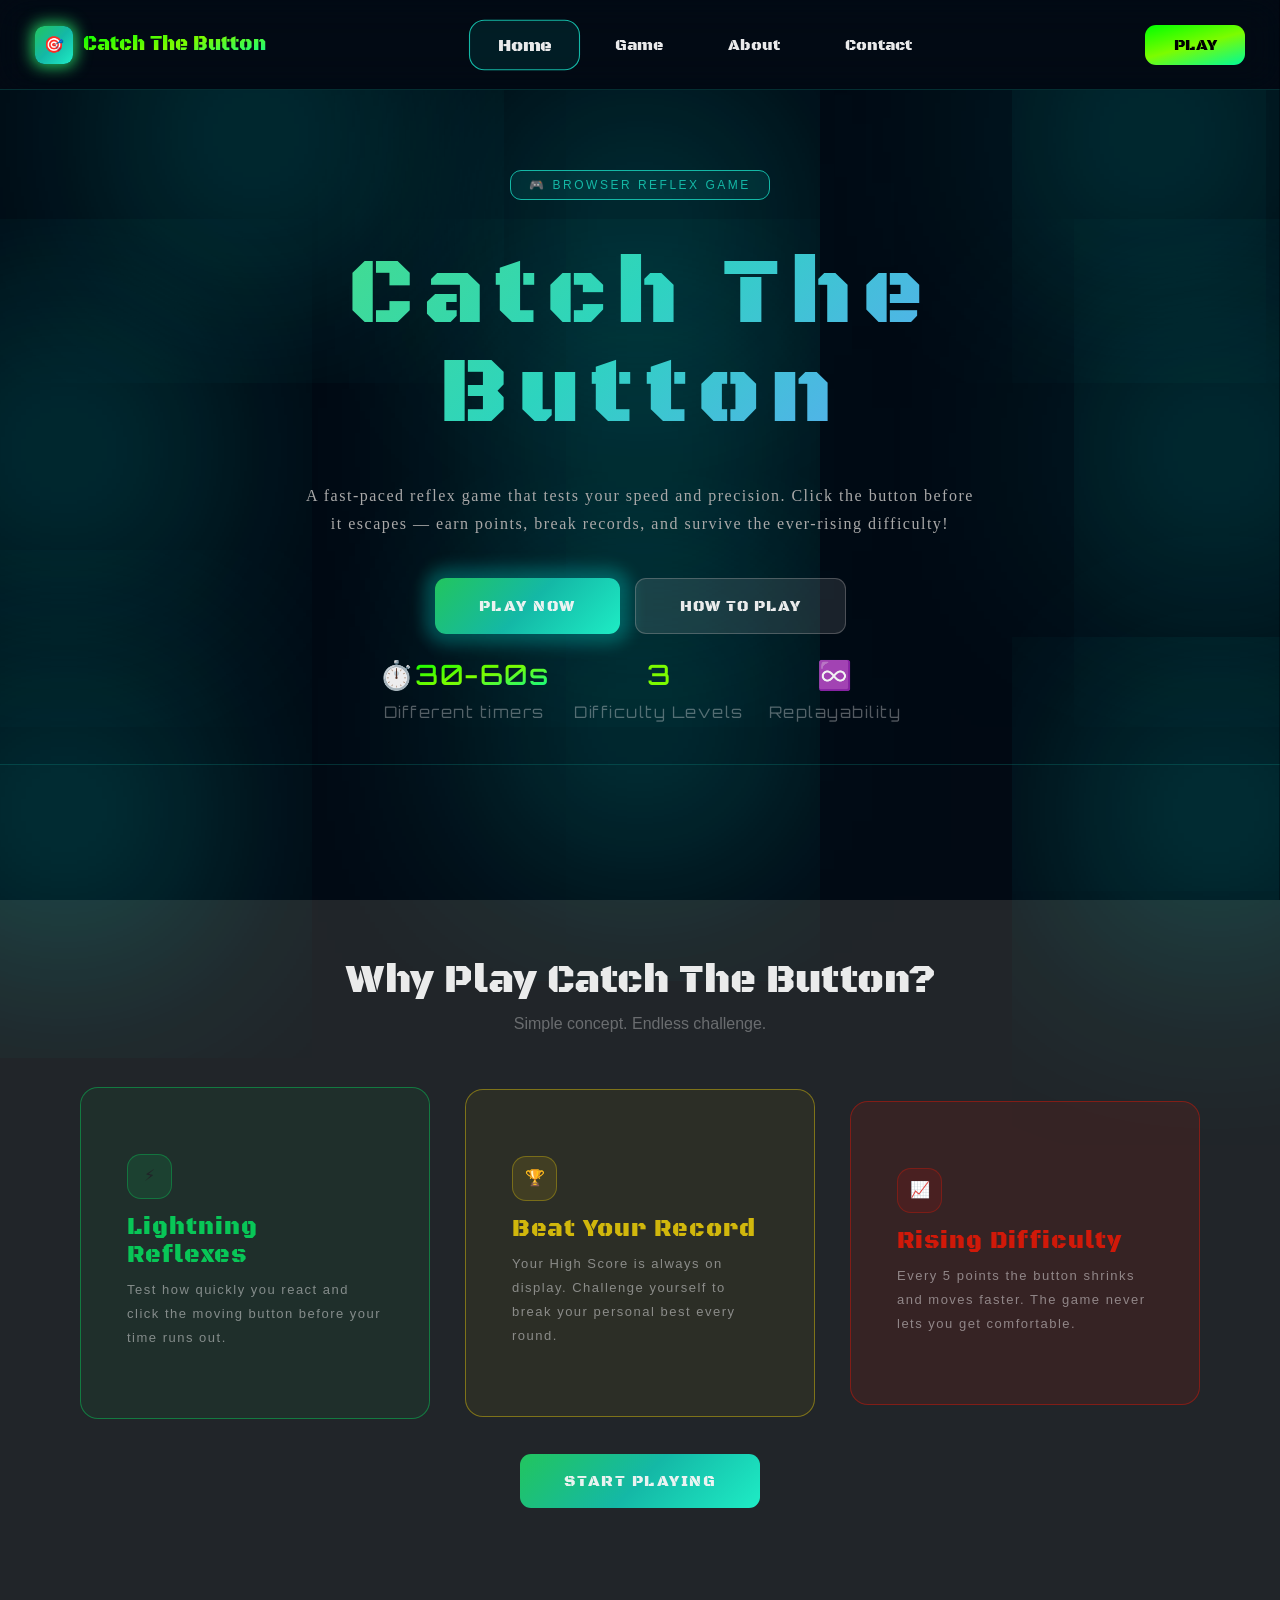
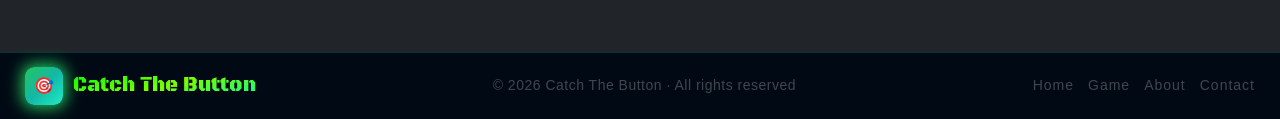
<file: index.html>
<!DOCTYPE html>
<html lang="en">
    <head>
        <meta charset="utf-8">
        <meta name="viewport" content="width=device-width, initial-scale=1, shrink-to-fit=no">

        <title>Catch the Button</title>
        <link rel="icon" type="image/x-icon" href="">

        <link href="https://cdn.jsdelivr.net/npm/bootstrap@5.3.8/dist/css/bootstrap.min.css" rel="stylesheet" integrity="sha384-sRIl4kxILFvY47J16cr9ZwB07vP4J8+LH7qKQnuqkuIAvNWLzeN8tE5YBujZqJLB" crossorigin="anonymous">

        <link rel="stylesheet" href="css/6CatchTheButton.css">
        <link rel="stylesheet" href="css/style.css">
        <link rel="stylesheet" href="css/homePageCss/homePageCss.css">
        <link rel="stylesheet" href="css/gamePageCss/gamePageCss.css">
        <link rel="stylesheet" href="css/aboutPageCss/aboutPageCss.css">
        <link rel="stylesheet" href="css/contactPageCss/contactPageCss.css">

        <link rel="preconnect" href="https://fonts.googleapis.com">
        <link rel="preconnect" href="https://fonts.gstatic.com" crossorigin>
        <link href="https://fonts.googleapis.com/css2?family=Black+Ops+One&display=swap" rel="stylesheet">
        <link href="https://fonts.googleapis.com/css2?family=Orbitron:wght@400..900&family=Playfair+Display:ital,wght@0,400..900;1,400..900&display=swap" rel="stylesheet">
        <link href="https://fonts.googleapis.com/css2?family=Playfair+Display:ital,wght@0,400..900;1,400..900&display=swap" rel="stylesheet">
        <link rel="stylesheet" href="css/responsivness.css">

        <meta name="viewport" content="width=device-width, initial-scale=1">
    </head>
    <body class="bg-dark">

        <div class="indexContainer">

            <div class="hero-background">
                <div id="block1" class="blocks top-left move move-right move-down"></div>
                <div id="block2" class="blocks top-right move move-left"></div>
                <div id="block3" class="blocks bottom-left move move-right"></div>
                <div id="block4" class="blocks bottom-right move move-left"></div>
                <div id="block5" class="blocks center move move-down"></div>
                <div id="block6" class="blocks center-bottom-top-leftSide move move-right move-down"></div>
                <div id="block7" class="blocks center-bottom-top-rightSide move move-left a"></div>
                <div id="block8" class="blocks over-center move move-up"></div>
                <div id="block9" class="blocks under-center move move-right"></div>
            </div>

            <div id="hamburgerMenu" class="hamburgerMenu">

                <div class="hamMenuSecondBg">
                    <button class="closeBtn" id="hamburgerCloseBtn"><b>X</b></button>

                    <div class="hamburgerNavigation">
                        <button class="hamburgerNavButtons hamburgerNavButtonsActive" id="hamburgerHomeBtn">Home</button>
                        <button class="hamburgerNavButtons" id="hamburgerGameBtn">Game</button>
                        <button class="hamburgerNavButtons" id="hamburgerAboutBtn">About</button>
                        <button class="hamburgerNavButtons" id="hamburgerContactBtn">Contact</button>
                    </div>
                </div>

            </div>

            <header>
                <nav>
                <a href="index.html" class="logo">
                    <div class="logo-icon">🎯</div>
                    <span class="logo-text">Catch The Button</span>
                </a>

                    <div class="navigation p-0 m-0">
                        <ul class="nav-list">
                            <li><button class="active nav-list-button" id="homeBtn">Home</button></li>
                            <li><button class="nav-list-button" id="gameBtn">Game</button></li>
                            <li><button class="nav-list-button" id="aboutBtn">About</button></li>
                            <li><button class="nav-list-button" id="contactBtn">Contact</button></li>
                        </ul>
                    </div>

                    <div class="nav-button">
                        <button id="navBarPlayBtn">PLAY</button>
                    </div>

                    <div class="hamburgerMenuButton">
                        <button>
                            <span class="hamburgerLogoLines"></span>
                            <span class="hamburgerLogoLines"></span>
                            <span class="hamburgerLogoLines"></span>
                        </button>
                    </div>
                </nav>

            </header>

            <main>

                <section id="homePageSection" style="display: flex;">

                    <section id="hero">

                        <div class="hero-container">
                            <div class="hero-content">
                                <p class="hero-badge">🎮 BROWSER REFLEX GAME</p>
                                <h1>Catch The Button</h1>
                                <p class="hero-description">A fast-paced reflex game that tests your speed and precision.
                                    Click the button before it escapes — earn points,
                                    break records, and survive the ever-rising difficulty!</p>
                            </div>

                            <div class="hero-buttons my-4">
                                <button class="primary-btn" id="heroPlayBtn">PLAY NOW</button>
                                <button class="secondary-btn" id="heroHowToPLay">HOW TO PLAY</button>
                            </div>

                            <div class="hero-stats my-4">
                                <div class="stat1">
                                    <h3>⏱️<span>30-60s</span></h3>
                                    <p>Different timers</p>
                                </div>
                                <div class="stat2">
                                    <h3>3</h3>
                                    <p>Difficulty Levels</p>
                                </div>
                                <div class="stat3">
                                    <h3>♾️</h3>
                                    <p>Replayability</p>
                                </div>
                            </div>
                        </div>
                    </section>

                    <section id="features">
                        <div class="features-container">
                            <div class="feature-title">
                                <h1>Why Play Catch The Button?</h1>
                                <p>Simple concept. Endless challenge.</p>
                            </div>
                            <div class="cards">
                                <article class="card card--green">
                                    <div class="card-body">
                                        <div class="card-icon">⚡</div>
                                        <h3>Lightning Reflexes</h3>
                                        <p>Test how quickly you react and click the moving button before your time runs out.</p>
                                    </div>
                                </article>
                                <article class="card card--yellow">
                                    <div class="card-body">
                                        <div class="card-icon">🏆</div>
                                        <h3>Beat Your Record</h3>
                                        <p>Your High Score is always on display. Challenge yourself to break your personal best every round.</p>
                                    </div>
                                </article>
                                <article class="card card--red">
                                    <div class="card-body">
                                        <div class="card-icon">📈</div>
                                        <h3>Rising Difficulty</h3>
                                        <p>Every 5 points the button shrinks and moves faster. The game never lets you get comfortable.</p>
                                    </div>
                                </article>
                            </div>
                            <button id="featuresPlayBtn">START PLAYING</button>
                        </div>

                    </section>

                </section>

                <section id="gamePageSection" style="display: none;">

                        <div class="gameHero">
                            <div class="gameStartingMenu">
                                <div class="mt-4" id="WelcomeMessage">
                                    <h1 class="justify-content-center align-items-center d-flex">Welcome to Catch the Button!</h1>
                                    <p class="game-description">
                                        Do you want to reach<span> High </span>
                                        Score? Then press the Start button and begin your journey.</p>
                                </div>
                                <div class="cardGame card justify-content-center align-items-center d-flex">

                                    <div class="startingDisplay card-body" id="StartingDisplay">
                                        <div class="justify-content-center align-items-center mt-2" id="CurrentGameModeBox" style="display: block;">
                                            <p class="justify-content-center align-items-center d-flex my-1">Choose your Game Mode!</p>

                                            <div class="difficultyBox">
                                                <button class="difficultyButton mx-1" id="btnEasyGameMode">Easy</button>
                                                <button class="difficultyButton mx-1" id="btnMediumGameMode">Medium</button>
                                                <button class="difficultyButton mx-1" id="btnHardGameMode">Hard</button>
                                            </div>

                                            <p class="currentGameMode mt-2">Current game mode: <span class="m-1" id="DisplayCurrentGameMode">...</span></p>

                                            <div class="alert alert-danger justify-content-center align-items-center" id="EmptyGameModeAlert" style="display: none;">
                                                <p class="m-0">You must choose game mode level, before continuing!</p>
                                            </div>
                                            <div class="justify-content-center align-items-center d-flex mb-3">
                                                <button class="btn btn-secondary" id="btnStartGame">Start</button>
                                            </div>
                                        </div>
                                    </div>


                                    <div class="gameDisplay" id="displayGame">
                                        <div class="gameMenu_Stats">

                                            <button class="backButton mb-4" id="btnBack" style="display: none"><b>Back</b></button>

                                            <div class="stats">
                                                <div class="box timerBox">
                                                    <p>Time: <b><span id="timer"></span></b> </p>
                                                </div>
                                                <div class="box highScoreBox">
                                                    <p id="highScore">High score: <span id="highScoreColor" style="color: red">0</span> </p>
                                                </div>
                                                <div class="box pointsBox">
                                                    <p id="displayPoints">Points: <b><span id="colorPoints" style="color: red">0</span></b> </p>
                                                </div>
                                                <div class="box finalPointsBox">
                                                    <p id="finalPoints">Finals points: <span id="finalPointsColor"></span> </p>
                                                </div>
                                            </div>

                                            <h1 id="gameOver"></h1>
                                        </div>

                                        <div id="gameArea" class="gameArea">
                                            <button id="btnCatchMe">🎯</button>
                                        </div>

                                        <div class="my-3" style="display: flex; align-items: center; justify-content: center;">
                                            <button id="btnPlayAgain" style="display: none">Play again!</button>
                                        </div>

                                    </div>
                                </div>
                            </div>

                        </div>
                </section>

                <section id="aboutPageSection" style="display: none;">
                        <div class="about-hero">
                            <div class="about-hero-content">
                                <h1>About The Game</h1>
                                <p><span>Catch The Button</span> is a browser-based reflex game with one deceptively simple rule:
                                    click the glowing button before time runs out.
                                    Easy to learn — very hard to master.</p>
                            </div>
                            <div class="about-how-to-play">
                                <h1>How to Play</h1>
                                <div class="about-articles">
                                    <article class="about-article article-box1">
                                        <div class="about-article-logo">
                                            <p>01</p>
                                        </div>
                                        <div class="about-article-text">
                                            <h1>Start the Game</h1>
                                            <p>Click the green "START GAME" button to begin.
                                                The countdown starts immediately, every second counts!</p>
                                        </div>
                                    </article>
                                    <article class="about-article article-box2">
                                        <div class="about-article-logo">
                                            <p>02</p>
                                        </div>
                                        <div class="about-article-text">
                                            <h1>Catch the Button</h1>
                                            <p>A glowing button appears in the field.
                                                Click it as fast as you can before the time runs out!</p>
                                        </div>
                                    </article>
                                    <article class="about-article article-box3">
                                        <div class="about-article-logo">
                                            <p>03</p>
                                        </div>
                                        <div class="about-article-text">
                                            <h1>Earn Points</h1>
                                            <p>Each successful click earns you 1 point.
                                                The button instantly teleports to a new random position — chase it!</p>
                                        </div>
                                    </article>
                                    <article class="about-article article-box4">
                                        <div class="about-article-logo">
                                            <p>04</p>
                                        </div>
                                        <div class="about-article-text">
                                            <h1>Survive the Difficulty</h1>
                                            <p>Every 10 points the button shrinks and moves faster.
                                                Stay sharp — can you reach <span>INSANE</span> in each game mode?</p>
                                        </div>
                                </article>
                                </div>
                            </div>

                            <section class="about-difficulty-Levels">
                                <h1>Difficulty Levels</h1>
                                <div class="levels-boxes">
                                    <div class="levels-box levels-easy">
                                            <h1>Easy</h1>
                                            <h2>Timer</h2>
                                            <p><span>40</span> seconds</p>
                                    </div>
                                    <div class="levels-box levels-medium">
                                            <h1>Medium</h1>
                                            <h2>Timer</h2>
                                            <p><span>30</span> seconds</p>
                                    </div>
                                    <div class="levels-box levels-hard">
                                            <h1>Hard</h1>
                                            <h2>Timer</h2>
                                            <p><span>20</span> seconds</p>
                                    </div>
                                </div>
                            </section>
                            <article class="game-tips">
                                <div class="logo"><p>💡 <span>Pro Tips</span></p></div>
                                <div class="content">
                                    <p>
                                    Stay calm — panicking causes missed clicks and wastes precious seconds.
                                    Watch the glowing edges of the button, not just its center.
                                    At higher levels, keep your cursor near the center to reduce travel distance.
                                    Every 10 points expect a difficulty jump — be mentally prepared.
                                    Practice short sessions to build muscle memory and reaction speed.
                                    </p>
                                </div>
                            </article>
                        </div>
                </section>

                <section id="contactPageSection" style="display: none">

                    <div class="contact-hero">
                        <div class="contact-hero-container">

                            <div class="contact-hero-content">
                                <h1>Contact Me</h1>
                                <p>Have feedback, a bug report, or want to collaborate?
                                    I'd appreciate to hear from you!</p>
                            </div>
                            <div class="contact-hero-formMenu">

                                    <div class="reason-buttons">
                                        <button class="reason-btn bug-report" id="bug-report">🐛<span>Bug Report</span></button>
                                        <button class="reason-btn suggestion" id="suggestion">💡<span>Suggestion</span></button>
                                        <button class="reason-btn collaborate" id="collaborate">🫱🏻‍🫲🏻<span>Collaborate</span></button>
                                        <button class="reason-btn general" id="general">💬<span>General</span></button>
                                    </div>
                                <form class="contact-form" action="index.html">
                                    <div class="rows first-row">
                                        <div class="first-column">
                                            <label for="name">YOUR NAME</label>
                                            <input type="text" id="name" placeholder="Jorge Petrov">
                                        </div>
                                        <div class="second-column">
                                            <label for="email">EMAIL ADDRESS</label>
                                            <input type="text" id="email" placeholder="examlpe@gmail.com">
                                        </div>
                                    </div>
                                    <div class="rows second-row">
                                        <label for="subject">SUBJECT</label>
                                        <input type="text" id="subject" placeholder="What is this about?">
                                    </div>
                                    <div class="rows third-row">
                                        <label for="message">MESSAGE</label>
                                        <textarea id="message" placeholder="Write your message here..."></textarea>
                                    </div>
                                    <input class="submit" type="submit" value="SEND MESSAGE ✈">
                                </form>
                            </div>

                        </div>

                    </div>

                </section>

                <footer>
                    <div class="footer-container">
                        <div class="footer-logo">
                            <a href="index.html" class="logo">
                                <div class="logo-icon">🎯</div>
                                <span class="logo-text">Catch The Button</span>
                            </a>
                        </div>
                        <div class="copyright">
                            <p>© 2026 Catch The Button · All rights reserved</p>
                        </div>
                        <div class="footer-navigation">
                            <div class="footer-navigation-list">
                                <button class="footerBtn" id="homeFooter">Home</button>
                                <button class="footerBtn" id="gameFooter">Game</button>
                                <button class="footerBtn" id="aboutFooter">About</button>
                                <button class="footerBtn" id="contactFooter">Contact</button>
                            </div>
                        </div>
                    </div>
                </footer>
            </main>
        </div>
        <script src="scripts/heroButtonAnimation.js"></script>
        <script src="scripts/navigationBar.js"></script>
        <script src="scripts/CatchTheButton.js"></script>
        <script src="scripts/ContactPageSubjectButtons.js"></script>
    </body>

</html>
</file>
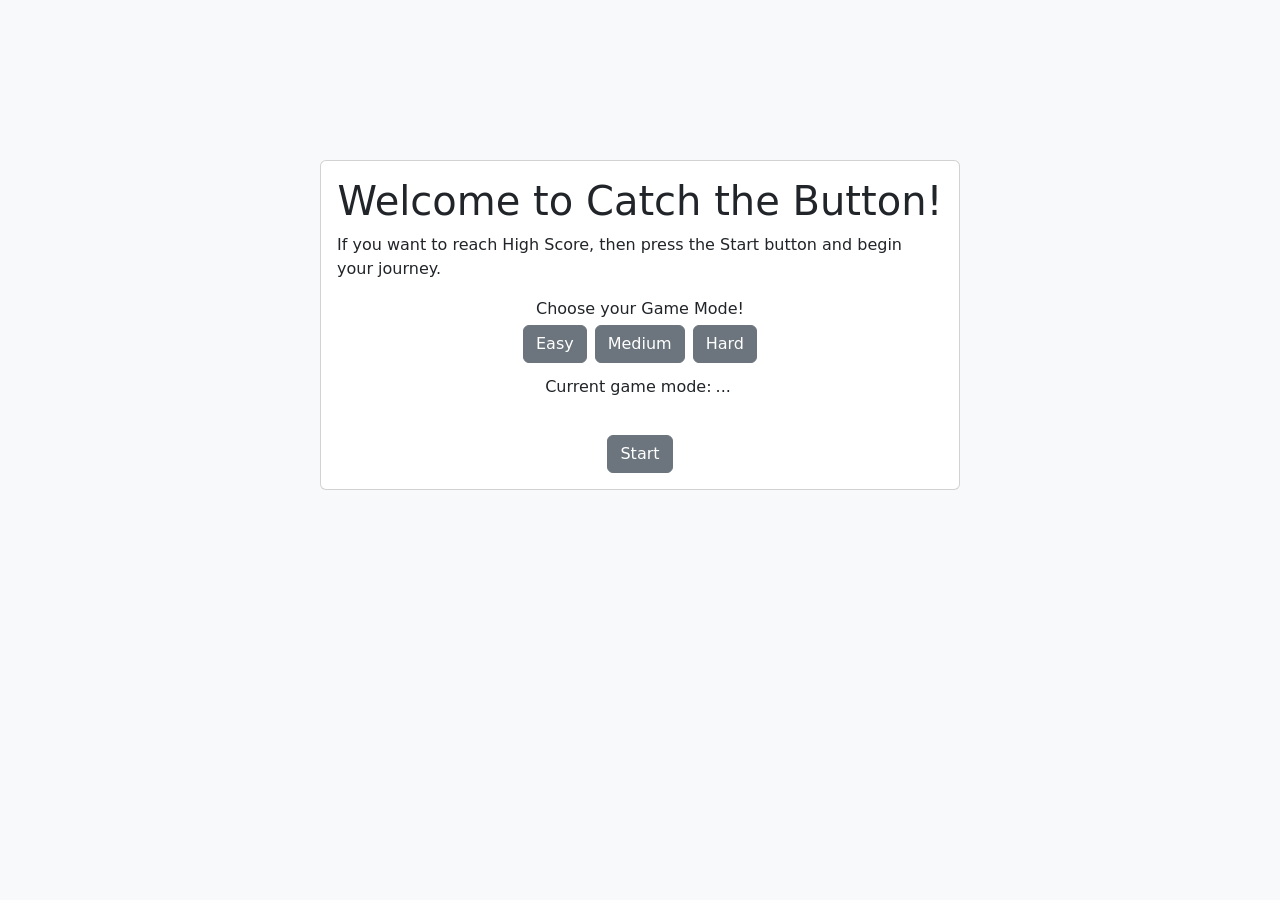
<file: 6CatchTheButton.html>
<!DOCTYPE html>
<html lang="en">
    <head>
        <meta charset="utf-8">
        <meta name="viewport" content="width=device-width, initial-scale=1, shrink-to-fit=no">
        <link href="https://cdn.jsdelivr.net/npm/bootstrap@5.0.2/dist/css/bootstrap.min.css" rel="stylesheet" integrity="sha384-EVSTQN3/azprG1Anm3QDgpJLIm9Nao0Yz1ztcQTwFspd3yD65VohhpuuCOmLASjC" crossorigin="anonymous">
        <title>Catch Game</title>
        <link rel="stylesheet" href="css/6CatchTheButton.css">
    </head>

    <body class="bg-light">

        <div class="container d-flex align-items-center justify-content-center">

<!--        <nav>-->
<!--            <ul>-->
<!--                <li><a href="">Home</a></li>-->
<!--                <li><a href="">Game</a></li>-->
<!--                <li><a href="">About</a></li>-->
<!--                <li><a href="">Contact</a></li>-->
<!--            </ul>-->
<!--        </nav>-->

            <div class="card justify-content-center align-items-center d-flex" style="width: 40rem; top: 10rem;">
                <div class="card-body" id="StartingDisplay" >

                    <div class="form-group" id="WelcomeMessage">
                        <h1 class="justify-content-center align-items-center d-flex">Welcome to Catch the Button!</h1>
                        <p class="justify-content-center align-items-center d-block">If you want to reach<span> High </span>Score, then press the Start button and begin your journey.</p>
                    </div>

                    <div class="form-group justify-content-center align-items-center mt-2" id="CurrentGameModeBox" style="display: block;">
                        <p class="justify-content-center align-items-center d-flex my-1">Choose your Game Mode!</p>
                        <div class="d-flex justify-content-center align-items-center">
                            <button class="btn btn-secondary mx-1" id="btnEasyGameMode">Easy</button>
                            <button class="btn btn-secondary mx-1" id="btnMediumGameMode">Medium</button>
                            <button class="btn btn-secondary mx-1" id="btnHardGameMode">Hard</button>
                        </div>

                        <p class="justify-content-center align-items-center d-flex mt-2">Current game mode: <span class="m-1" id="DisplayCurrentGameMode">...</span></p>

                        <div class="alert alert-danger justify-content-center align-items-center" id="EmptyGameModeAlert" style="display: none;">
                            <p class="m-0">You must choose game mode level, before continuing!</p>
                        </div>
                    </div>
                </div>

                    <div class="form-group justify-content-center align-items-center d-flex mb-3">
                        <button class="btn btn-secondary" id="btnStartGame">Start</button>
                    </div>

                    <div class="form-group" id="displayGame" style="display: none;">

                        <div class="form-group">
                            <button class="btn btn-secondary mb-2" id="btnBack" style="display: none"><b>Back</b></button>
                            <p>Time: <b><span id="timer"></span></b> </p>
                            <p id="highScore">High score: <b><span id="highScoreColor" style="color: red">0</span></b> </p>
                            <p id="displayPoints">Points: <b><span id="colorPoints" style="color: red">0</span></b> </p>
                            <p id="finalPoints" style="display: none;">Finals points: <b><span class="m-1" id="finalPointsColor"></span></b> </p>

                            <h1 id="gameOver"></h1>
                        </div>

                        <div id="gameArea" class="form-group border border-3 border-dark" style="margin-top: 10px; height: 18rem; width: 35rem; position: relative;">
                            <button class="btn btn-secondary" id="btnCatchMe" style="position: absolute;">Catch Me!</button>
                        </div>

                        <div class="form-group my-3" style="display: flex; align-items: center; justify-content: center;">
                            <button class="btn btn-secondary" id="btnPlayAgain" style="display: none">Play again!</button>
                        </div>

                    </div>


                </div>
            </div>

        <script src="scripts/6CatchTheButton.js"></script>

    </body>

</html>
</file>
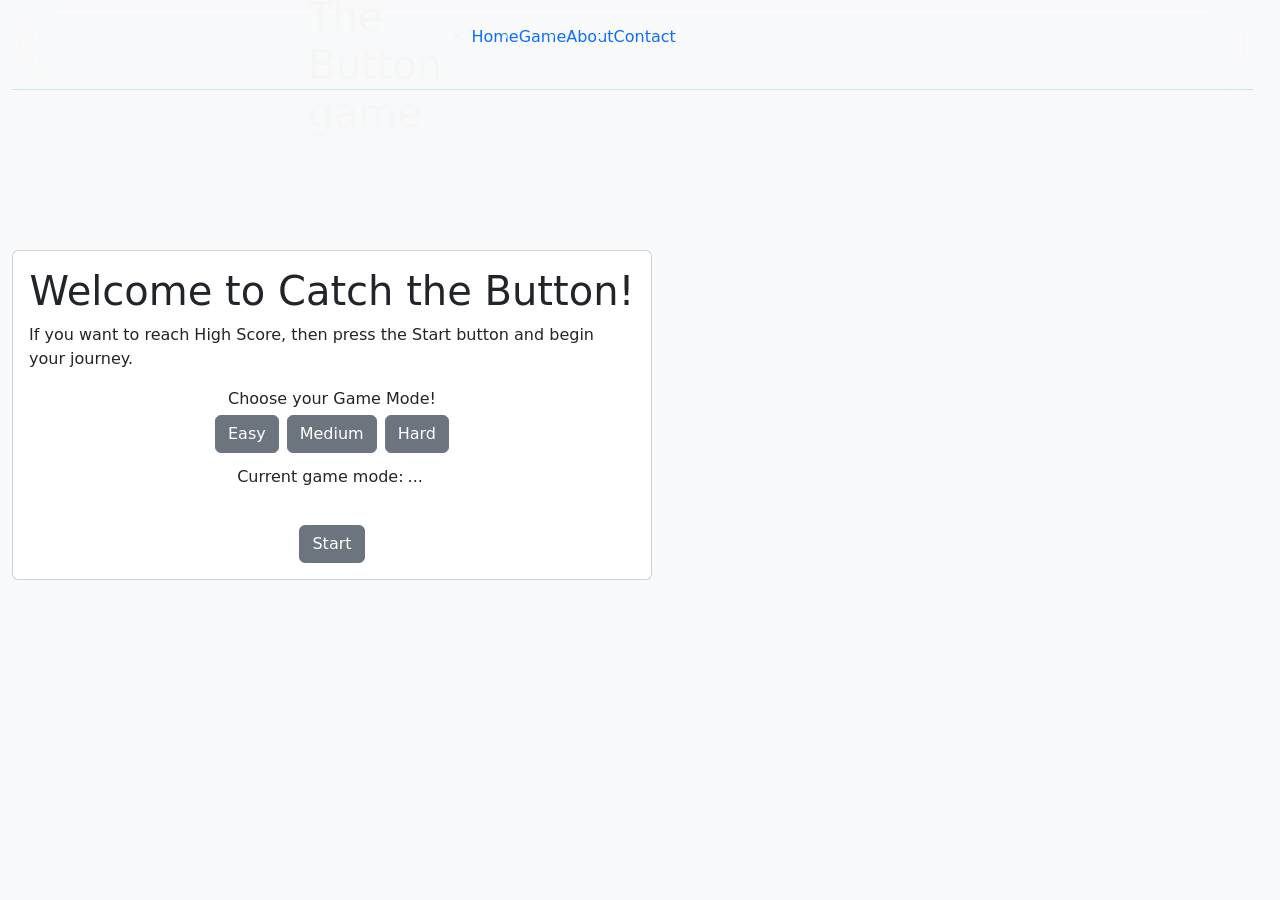
<file: game.html>
<!DOCTYPE html>
<html lang="en">
<head>
    <meta charset="utf-8">
    <meta name="viewport" content="width=device-width, initial-scale=1, shrink-to-fit=no">
    <link href="https://cdn.jsdelivr.net/npm/bootstrap@5.0.2/dist/css/bootstrap.min.css" rel="stylesheet" integrity="sha384-EVSTQN3/azprG1Anm3QDgpJLIm9Nao0Yz1ztcQTwFspd3yD65VohhpuuCOmLASjC" crossorigin="anonymous">
    <title>Catch Game</title>
    <link rel="stylesheet" href="css/6CatchTheButton.css">
    <link rel="stylesheet" href="css/style.css">
</head>

<body class="bg-light">

<div class="container-fluid">

    <nav>
        <div class="row d-flex align-items-center justify-content-center">
            <div class="col-4">
                <div class="row">
                    <div class="col-6">

                    </div>
                    <div class="col-6">
                        <h1>Catch The Button game</h1>
                    </div>
                </div>
            </div>
            <div class="col-6 col-md-4 text-center">
                <ul class="d-flex justify-content-center align-items-center" id="navbar">
                    <li><a href="index.html">Home</a></li>
                    <li><a href="game.html">Game</a></li>
                    <li><a href="">About</a></li>
                    <li><a href="">Contact</a></li>
                </ul>
            </div>


        </div>
    </nav>

    <div class="card justify-content-center align-items-center d-flex" style="width: 40rem; top: 10rem;">
        <div class="card-body" id="StartingDisplay" >

            <div class="form-group" id="WelcomeMessage">
                <h1 class="justify-content-center align-items-center d-flex">Welcome to Catch the Button!</h1>
                <p class="justify-content-center align-items-center d-block">If you want to reach<span> High </span>Score, then press the Start button and begin your journey.</p>
            </div>

            <div class="form-group justify-content-center align-items-center mt-2" id="CurrentGameModeBox" style="display: block;">
                <p class="justify-content-center align-items-center d-flex my-1">Choose your Game Mode!</p>
                <div class="d-flex justify-content-center align-items-center">
                    <button class="btn btn-secondary mx-1" id="btnEasyGameMode">Easy</button>
                    <button class="btn btn-secondary mx-1" id="btnMediumGameMode">Medium</button>
                    <button class="btn btn-secondary mx-1" id="btnHardGameMode">Hard</button>
                </div>

                <p class="justify-content-center align-items-center d-flex mt-2">Current game mode: <span class="m-1" id="DisplayCurrentGameMode">...</span></p>

                <div class="alert alert-danger justify-content-center align-items-center" id="EmptyGameModeAlert" style="display: none;">
                    <p class="m-0">You must choose game mode level, before continuing!</p>
                </div>
            </div>
        </div>

        <div class="form-group justify-content-center align-items-center d-flex mb-3">
            <button class="btn btn-secondary" id="btnStartGame">Start</button>
        </div>

        <div class="form-group" id="displayGame" style="display: none;">

            <div class="form-group">
                <button class="btn btn-secondary mb-2" id="btnBack" style="display: none"><b>Back</b></button>
                <p>Time: <b><span id="timer"></span></b> </p>
                <p id="highScore">High score: <b><span id="highScoreColor" style="color: red">0</span></b> </p>
                <p id="displayPoints">Points: <b><span id="colorPoints" style="color: red">0</span></b> </p>
                <p id="finalPoints" style="display: none;">Finals points: <b><span class="m-1" id="finalPointsColor"></span></b> </p>

                <h1 id="gameOver"></h1>
            </div>

            <div id="gameArea" class="form-group border border-3 border-dark" style="margin-top: 10px; height: 18rem; width: 35rem; position: relative;">
                <button class="btn btn-secondary" id="btnCatchMe" style="position: absolute;">Catch Me!</button>
            </div>

            <div class="form-group my-3" style="display: flex; align-items: center; justify-content: center;">
                <button class="btn btn-secondary" id="btnPlayAgain" style="display: none">Play again!</button>
            </div>

        </div>


    </div>
</div>
<script src="scripts/navigationBar.js"></script>
<script src="scripts/CatchTheButton.js"></script>

</body>

</html>
</file>
<file: css/6CatchTheButton.css>
/*--------------------------------------------------*/
/*Catch Me Game*/
/*Created by Cvetoslav Krumov*/
/*2026*/

/*Portfolio Project*/

/*Copyright (c) 2026 Cvetoslav Krumov*/
/*All Rights Reserved.*/

/*This project is published for educational and portfolio purposes only.*/

/*Unauthorized copying, redistribution or claiming this project as your own is prohibited.*/
/*--------------------------------------------------*/
</file>
<file: css/style.css>
/*--------------------------------------------------*/
/*Catch Me Game*/
/*Created by Tsvetoslav Krumov*/
/*2026*/

/*Portfolio Project*/

/*Copyright (c) 2026 Tsvetoslav Krumov*/
/*All Rights Reserved.*/

/*This project is published for educational and portfolio purposes only.*/

/*Unauthorized copying, redistribution or claiming this project as your own is prohibited.*/
/*--------------------------------------------------*/


*,
*::before,
*::after{
    margin:0;
    padding:0;
    box-sizing:border-box;
    scroll-behavior: smooth;
}

:root{
    --primary-green:#00FF00;
    --secondary-green:#7CFC00 ;
    --accent-green:#00FA9A;
    --background-color: oklch(0.3251 0.0219 132.96);
    --primary-linear-gradient: linear-gradient(165deg, rgba(0, 255, 0, 1) 0%, rgba(124, 252, 0, 1) 50%, rgba(0, 250, 154, 1) 100%);
    --secondary-linear-gradient: linear-gradient(135deg, rgb(34, 197, 94), rgb(20, 184, 166), rgb(30 236 197));
    --third-linear-gradient: linear-gradient(135deg, rgb(69 243 102), rgb(2 239 156), rgb(4 236 65));
    --secondary-button: rgba(255, 255, 255, 0.82);
    --secondary-button-hover: rgba(255, 255, 255);
    --transition: 0.25s;
    --main-font-color: rgb(246, 246, 246, 0.95);
    --font-family: "Black Ops One", system-ui;
    --font-size: 16px;
    --btn-border-radius: 11px;
    --hero-btns-padding: 15px 44px;
    --feature-card-radius: 18px;
    --feature-card-third-color: rgb(29, 78, 216);
}
html {
    scrollbar-gutter: stable;
}

body{
    background-color: var(--background-color);
    font-size: var(--font-size);
    font-family: var(--font-family), serif;
    color: var(--main-font-color);
    height: 100%;
    min-width: 100%;
}
main{
    display: flex;
    flex-direction: column;
    flex: 1;
}
.indexContainer{
    width: 100vw;
    min-height: 100vh;
    display: flex;
    flex-direction: column;
    margin: 0;
    padding: 0;
}

/*navigation*/
header{
    width: 100vw;
    position: sticky;
    top: 0;
    z-index: 999;
    background-color: rgb(2, 10, 20, 1);
}
nav{
    display: flex;
    justify-content: space-between;
    align-items: center;
    padding: 0 35px;
    height: 10vh;
    min-height: 60px;
    border-bottom: 1px solid rgba(20, 184, 166, 0.22);
    -webkit-backdrop-filter: blur(18px);
    backdrop-filter: blur(18px)
}
nav a{
    text-decoration: none;
}
.logo{
    display: flex;
    cursor: pointer;
    gap: 10px;
    align-items: center;
    opacity: 1
}
.logo-text{
    color: transparent;
    font-family: var(--font-family), serif;
    font-size: 20px;
    margin: 0;
    background: var(--primary-linear-gradient);
    background-clip: text;
    -webkit-background-clip: text;
}
.logo-icon{
    display: flex;
    align-items: center;
    justify-content: center;
    background: var(--secondary-linear-gradient);
    border:none;
    border-radius: 9px;
    width: 38px;
    height: 38px;
    box-shadow: 0 0 15px 3px #22C55EFF;
}
.nav-list{
    display: flex;
    align-items: center;
    gap: 15px;
    padding: 0;
    margin: 0;
    text-decoration: none;
    list-style-type: none;
}
.nav-list-button{
    background: transparent;
    padding: 10px 25px;
    border-radius: 14px;
    transform: scale(1);
    transition: 0.3s;
    border:none transparent;
    color: var(--main-font-color);
}
.nav-list-button:hover{
    background: rgba(255, 255, 255, 0.1);
    transition: 0.14s;
    transform: scale(1.1);
}
.active{
    transform: scale(1.1);
    background-color: rgba(0, 255, 242, 0.08);
    border: 1px solid #14B8A6FF;
}
.active:hover{
    background-color: rgba(0, 255, 242, 0.08);
}
.nav-button button{
    width: 100px;
    height: 40px;
    background: var(--primary-linear-gradient);
    border-radius: var(--btn-border-radius);
    border:none;
    transition: 0.4s;
    transform: scale(1);
}
.nav-button button:hover{
    transform: scale(1.07);
    transition: 0.4s;
    box-shadow: 0 0 25px 5px var(--primary-green);
    /* in order: x offset, y offset, blur size, spread size, color */
    /* blur size and spread size are optional (they default to 0) */
}

.hamburgerMenuButton {
    display: none;
    justify-content: center;
    align-items: center;
    flex-direction: column;
    width: 40px;
    height: 40px;
}
.hamburgerMenuButton button{
    display: flex;
    justify-content: center;
    align-items: center;
    flex-direction: column;
    width: 100%;
    height: 100%;
    background: transparent;
    border: 2px solid #15ff00;
    border-radius: 7px;
    gap: 2px;
}
.hamburgerMenuButton .hamburgerLogoLines{
    border: 2px solid  #15ff00;
    border-radius: 5px;
    width: 30px;
    height: 8px;
}
.hamburgerMenu{
    width: 38.5vw;
    min-width: 300px;
    min-height: 100%;
    /*padding: 20px;*/
    display: flex;
    align-items: center;
    justify-content: start;
    flex-direction: column;
    border: 1px solid black;
    background: rgba(2, 10, 20, 0.975);
    z-index: 1000;
    position: fixed;
    right: 0;
    top: 0;
    transform: translateX(100%);
    transition: 0.45s;
}
.hamMenuSecondBg{
    min-width: 100%;
    min-height: 100%;
    background: linear-gradient(135deg, rgb(34 197 94 / 0.7), rgb(20 184 166 / 0.7), rgb(30 236 197 / 0.7));;
    display: flex;
    flex: 1;
}
.hamburgerMenuActivate {
    transform: translateX(0%);
    transition: 0.45s;
}
.closeBtn{
    width: 45px;
    height: 45px;
    text-align: center;
    position: absolute;
    top: 14px;
    left: 14px;
    color: var(--main-font-color);
    font-size: 1rem;
    background: rgb(47 214 50 / 0.7);
    border: 1px solid rgb(26 255 0);
    box-shadow: 0 0 10px 3px rgb(34 221 93 / 0.6);
    border-radius: 14px;
}
.hamburgerNavigation{
    display: flex;
    justify-content: center;
    align-items: center;
    flex-direction: column;
    padding: 20px;
    margin: 75px 0 0 0;
    min-width: 100%;
    min-height: auto;
    gap: 14px;
    /*background: rgba(2, 10, 20, 0.95);*/
}
.hamburgerNavButtons {
    min-width: 100%;
    min-height: 75px;
    text-align: center;
    background: linear-gradient(175deg, rgba(2, 10, 20, 0.7) 0%, rgb(40 244 98 / 0.5) 50%,rgba(2, 10, 20, 0.7) 100%);
    border: 1px solid rgb(40 244 98 / 0.9);
    border-radius: 14px;
    color: var(--main-font-color);
    font-family: Orbitron, sans-serif;
    transition: 0.25s;
}
.hamburgerNavButtonsActive{
    border: 1px solid rgb(40 244 98 / 0.5);
    box-shadow: 0 0 10px 3px rgb(40 244 98 / 0.8);
    transition: 0.25s;
}

/*Blocks container + blocks style*/
.hero-background{
    top: 0;
    bottom: 0;
    right: 0;
    left: 0;
    background: rgba(2, 10, 20, 1);
    position: fixed;
    z-index: 0;
}
.blocks {
    pointer-events: none;
    position: absolute;
    background-color:transparent;
    width: 0;
    height: 0;
    border-radius: 100px;
    box-shadow: 0 0 300px 65px rgb(0 255 241 / 0.9);
}
/*Blocks positions*/
.top-left{
    bottom:85%;
    right: 80%;
}
.top-right{
    bottom: 85%;
    left: 90%;
}
.bottom-left{
    top:90%;
    right:95%;
}
.bottom-right{
    top: 90%;
    left: 95%;
}
.center{
    top: 50%;
    right: 50%;
}
.center-bottom-top-leftSide{
    top: 50%;
    right: 95%;
}
.center-bottom-top-rightSide{
    top: 50%;
    left: 95%;
}
.over-center{
    top: 25%;
    left: 50%;
}
.under-center{
    bottom: 20%;
    left: 50%;
}
/*Blocks movement*/
@keyframes dynamicMove {
    /*The syntax var(--x, 0px) means "use the value of the custom property
    --x, but if --x is not defined, use 0px as a backup." [1]*/
    0%{transform: translate(0px, 0px)}
    50%{transform: translate(var(--x,0px), var(--y, 0px));}
    100%{transform: translate(0px, 0px)}
}
.move{
    animation: dynamicMove 10s infinite;
}
.move-right {
    --x: 85px;
}
.move-left {
    --x: -85px;
}
.move-up {
    --y: -85px;
}
.move-down{
    --y: 85px;
}

/*footer */
.footer-container{
    position: relative;
    bottom: 0;
    display: flex;
    justify-content: space-between;
    align-items:center;
    min-width: 100vw;
    min-height: 60px;
    background-color: rgb(2, 10, 20, 0.975);
    border-top: 1.5px solid rgba(20, 184, 166, 0.25);
    padding: 14px 25px;
    z-index: 2;
}

.footer-container a {
    text-decoration: none;
}
.footer-logo{
    position: relative;
    display: flex;
    justify-content: center;
    align-items: center;
}
.copyright p{
    font-family: sans-serif;
    letter-spacing: 0.5px;
    color: rgba(255, 255, 255, 0.25);
    margin: 0;
    font-size: 14px;
}
.footer-navigation{
    width: auto;
}
.footer-navigation-list {
    display: flex;
    align-content: center;
    justify-content: center;
    gap: 14px;
}
.footer-navigation-list{
    display: flex;
    justify-content: center;
    margin: 0;
    padding: 0;
    width: 100%;
    gap: 14px;
}
.footer-navigation-list .footerBtn{
    letter-spacing: 1px;
    background: transparent;
    border: 0 solid;
    font-family: Rajdhani, sans-serif;
    color: rgba(255, 255, 255, 0.25);
    font-size: 14px;
    transition: 0.2s;
    width: 100%;
    height: 100%;
}
.footer-navigation-list .footerBtn:hover{
    color: rgba(255, 255, 255, 0.75);
}
</file>
<file: css/homePageCss/homePageCss.css>
/*--------------------------------------------------*/
/*Catch Me Game*/
/*Created by Tsvetoslav Krumov*/
/*2026*/

/*Portfolio Project*/

/*Copyright (c) 2026 Tsvetoslav Krumov*/
/*All Rights Reserved.*/

/*This project is published for educational and portfolio purposes only.*/

/*Unauthorized copying, redistribution or claiming this project as your own is prohibited.*/
/*--------------------------------------------------*/


/*Home page section with hero and etc*/
#homePageSection {
    position:relative;
    display: flex;
    align-items: center;
    justify-content: center;
    flex-direction: column;
    width: 100vw;
    z-index: 2;
    flex: 1;
}

#hero{
    display: flex;
    align-items: center;
    justify-content: center;
    padding: 80px 24px 0;
    width: 100%;
    height: auto;
    z-index: 1;
    position: relative;
    background-color: rgb(2 10 20 / 0.1);
    border-bottom: 1px solid rgba(20, 184, 166, 0.22);
}
.hero-container{
    width: clamp(300px, 100%, 840px);
    font-family: var(--font-family), serif;
}
.hero-content{
    width: auto;
    gap: 30px;
    display: flex;
    flex-direction: column;
    align-items: center;
    justify-content: center;
}
.hero-badge{
    display: inline-block;
    font-size: clamp(9px, 1vw + 4px, 12px);
    color: #14B8A6FF;
    text-transform: uppercase;
    background-color: rgba(0, 255, 242, 0.08);
    border: 1px solid #14B8A6FF;
    border-radius: var(--btn-border-radius);
    padding: 5px 18px;
    font-family: Rajdhani, sans-serif;
    letter-spacing: 2.5px;
}
.hero-content h1{
    text-align: center;
    letter-spacing: 10px;
    width: clamp(100px, 100%, 850px);
    font-size: clamp(1.5rem, 3vw + 3.5rem, 10rem);
    color: transparent;
    line-height: 1.05;
    background: linear-gradient(135deg, rgb(74, 222, 128) 0%, rgb(45, 212, 191) 45%, rgb(96, 165, 250) 90%);
    background-clip: text;
    -webkit-background-clip: text;
}
.hero-description{
    padding: 0 14px;
    text-align: center;
    font-family: "Sans Serif Collection", serif;
    color: darkgrey;
    width:clamp(300px, 100%, 700px);
    line-height: 1.75;
    letter-spacing: 1.5px;
    font-size: clamp(1rem, 1vw + 0.1rem, 1.5rem)
}
.hero-buttons{
    display: flex;
    justify-content: center;
    gap: 15px;
    font-family: var(--font-family), serif;
}
.primary-btn{
    color: var(--main-font-color);
    cursor: pointer;
    background: var(--secondary-linear-gradient);
    padding: var(--hero-btns-padding);
    border-radius: var(--btn-border-radius);
    border: none;
    font-size: 16px;
    letter-spacing: 1.5px;
    transition: var(--transition);
    transform:scale(1);
}
.primary-btn:hover{
    transform:scale(1.07);
}
.secondary-btn{
    color: var(--main-font-color);
    cursor: pointer;
    letter-spacing: 1px;
    background: rgba(255, 255, 255, 0.1);
    border: 1px solid rgb(177 171 171 / 0.34);
    padding: var(--hero-btns-padding);
    border-radius: var(--btn-border-radius);
    font-size: 16px;
    transition: var(--transition);
    transform:scale(1);
}
.secondary-btn:hover{
    transform:scale(1.07);
    background: rgba(255, 255, 255, 0.14);
}
.hero-stats{
    display: flex;
    justify-content: center;
    gap: 25px;
}
.stat1, .stat2, .stat3 {
    font-family: Orbitron, sans-serif;
    letter-spacing: 1.5px;
    display:flex;
    align-items:center;
    flex-direction: column;
}

.stat1 p, .stat2 p, .stat3 p{
    color: rgba(255, 255, 255, 0.33);
}
.stat1 h3 span{
    color:transparent;
    background: var(--primary-linear-gradient);
    background-clip:text;
    -webkit-background-clip: text;
}
.stat2 h3{
    color: var(--secondary-green);
}


/*Feature section*/
#features{
    min-width: 100%;
    height: 100%;
    min-height: 850px;
    margin: 37px auto 0;
    display: flex;
    align-items: center;
    justify-content: center;
    position: relative;
    z-index: 1;
    background: transparent;
}
.features-container{
    z-index: 2;
    padding: 80px 24px 100px;
    min-width: 100%;
    height: clamp(1000px, 100%, 1500px);
    margin: 25px 0 30px;
    display: flex;
    align-items: center;
    justify-content: center;
    flex-direction: column;
    position: relative;
    background: transparent;
}
.feature-title{
    text-align: center;
    margin: 35px auto;
    color: var(--main-font-color);
    font-family: var(--font-family), sans-serif;
}
.feature-title p{
    color: rgba(255, 255, 255, 0.33);
    font-family:sans-serif;
}
#features .cards{
    display: flex;
    align-items: center;
    justify-content: center;
    flex-wrap: wrap;
    gap: 35px;
    height: clamp(300px, 100%, 1200px);
}
#features .card {
    width: clamp(100px, 100%, 350px);
    height: clamp(300px, 100%, 450px);
    padding: 36px 30px;
    border-radius: 18px;
    cursor: default;
    transition: 0.25s;
}
#features .card--green{
    background-color: rgb(3 236 98 / 0.05);
    border: 1px solid rgb(3 236 98 / 0.4);
}
#features .card--yellow{
    background-color: rgb(251 218 5 / 0.05);
    border: 1px solid rgb(251 218 5 / 0.4);
}
#features .card--red {
    background-color: rgb(246 24 3 / 0.10);
    border: 1px solid rgb(246 24 3 / 0.4);
}
#features .card:hover{
    transform:scale(1.05);
    translate: 0 -14px;
}
#features .card--green:hover{
    box-shadow: 0 0 35px 5px rgb(3 236 98 / 0.6);
}
#features .card--yellow:hover{
    box-shadow: 0 0 35px 5px rgb(251 218 5 / 0.6);
}
#features .card--red:hover{
    box-shadow: 0 0 35px 5px rgb(246 24 3 / 0.6);
}
#features .card-body{
    display: flex;
    justify-content: center;
    flex-direction: column;
}
#features .card-body h3{
    font-size: 24px;
    letter-spacing: 1px;
}
#features .card-body p{
    font-size: 13px;
    letter-spacing: 1.5px;
    line-height: 24px;
    font-family: sans-serif;
    color: rgba(255, 255, 255, 0.45);
}
#features .card--green h3{
    color: rgb(3 236 98 / 0.8);
}
#features .card--yellow h3{
    color: rgb(251 218 5 / 0.8);
}
#features .card--red h3{
    color: rgb(246 24 3 / 0.8);
}
#features .card--green .card-icon{
    width: 45px;
    height: 45px;
    border-radius: 14px;
    display: flex;
    justify-content: center;
    align-items: center;
    margin: 14px 0;
    background-color: rgb(3 236 98 / 0.1);
    border: 1px solid rgb(3 236 98 / 0.3);
}
#features .card--yellow .card-icon{
    width: 45px;
    height: 45px;
    border-radius: 14px;
    display: flex;
    justify-content: center;
    align-items: center;
    margin: 14px 0;
    background-color: rgb(251 218 5 / 0.1);
    border: 1px solid rgb(251 218 5 / 0.3);
}
#features .card--red .card-icon{
    width: 45px;
    height: 45px;
    border-radius: 14px;
    display: flex;
    justify-content: center;
    align-items: center;
    margin: 14px 0;
    background-color: rgb(246 24 3 / 0.1);
    border: 1px solid rgb(246 24 3 / 0.3);
}
.features-container button{
    margin-top: 35px;
    color: var(--main-font-color);
    cursor: pointer;
    background: var(--secondary-linear-gradient);
    padding: var(--hero-btns-padding);
    border-radius: var(--btn-border-radius);
    border: none;
    font-size: 16px;
    letter-spacing: 1.5px;
    transition: var(--transition);
    transform:scale(1);
}
.features-container button:hover{
    transform: scale(1.08);
    box-shadow: 0 0 25px 10px rgb(0 255 241 / 0.35);
}
</file>
<file: css/gamePageCss/gamePageCss.css>
/*--------------------------------------------------*/
/*Catch Me Game*/
/*Created by Tsvetoslav Krumov*/
/*2026*/

/*Portfolio Project*/

/*Copyright (c) 2026 Tsvetoslav Krumov*/
/*All Rights Reserved.*/

/*This project is published for educational and portfolio purposes only.*/

/*Unauthorized copying, redistribution or claiming this project as your own is prohibited.*/
/*--------------------------------------------------*/

#gamePageSection {
    position:relative;
    display: flex;
    align-items: center;
    justify-content: center;
    flex-direction: column;
    width: 100vw;
    z-index: 2;
    flex: 1;
}
.gameHero {
    display: flex;
    align-items: center;
    justify-content: center;
    padding: 10px 24px 0;
    width: 100%;
    height: auto;
    z-index: 1;
    position: relative;
    /*background-color: rgb(2 10 20 / 0.1);*/
}
.gameStartingMenu{
    display: flex;
    align-items: center;
    justify-content: center;
    flex-direction: column;
    margin: 0 0 25px 0;
    width: clamp(250px, 100%, 850px);
    height: clamp(600px, auto, 1225px);
    /*border-radius: 14px;*/
    /*border: 1px solid #14B8A6FF;*/
    /*box-shadow: 0 0 50px 15px rgba(20, 184, 166, 0.22);*/
}
#WelcomeMessage{
    display: flex;
    align-items: center;
    justify-content: center;
    flex-direction: column;
    text-align: center;
}
#WelcomeMessage h1{
    padding: 20px;
    text-align: center;
    height: auto;
    width: clamp(200px, auto, 250px);
}
.game-description{
    padding: 20px;
    text-align: center;
    height: auto;
    width: clamp(250px, 100%, 650px);
    font-size: clamp(12px, 5vw + 5px, 16px);
}
#CurrentGameModeBox{
    justify-content: center;
    align-items: center;
    flex-direction: column;
    color: var(--main-font-color);
}
.difficultyBox{
    display: flex;
    align-items: center;
    justify-content: center;
    flex-wrap: wrap;
    margin: 14px;
    padding: 24px;
    gap: 14px;
    height: auto;
}
.gameDisplay{
    min-width: 100%;
    height: auto;
    display: none;
    justify-content: center;
    align-items: center;
    flex-direction: column;
}
.gameMenu_Stats{
    display: flex;
    align-items: center;
    justify-content: center;
    flex-direction: column;
    height: auto;
}
.currentGameMode {
    display: flex;
    justify-content: center;
    align-items: center;
    flex-wrap: wrap;
    height: auto;
}
.difficultyButton{
    cursor: pointer;
    color: var(--main-font-color);
    min-width: 104px;
    min-height: 50px;
    border-radius: 14px;
    transition: 0.14s;
    border: 2.5px solid rgb(11 251 150);
    background:linear-gradient(135deg, rgba(34, 197, 94, 0.8), rgba(20, 184, 166, 0.8), rgba(30, 236, 197, 0.8));
}
.activeDifficultyButton{
    box-shadow: 0 0 25px 10px rgb(0 255 241 / 0.35);
    background:linear-gradient(135deg, rgba(34, 197, 94, 0.65), rgba(20, 184, 166, 0.65), rgba(30, 236, 197, 0.65));
}
.difficultyButton:hover{
    background:linear-gradient(135deg, rgba(34, 197, 94, 0.55), rgba(20, 184, 166, 0.55), rgba(30, 236, 197, 0.55));
    color: var(--main-font-color);
}
.stats {
    display: flex;
    justify-content: center;
    align-content: center;
    height: auto;
    flex-wrap: wrap;
    width: clamp(300px, 100%, 825px);
    gap: 10px;
}
.box{
    display: flex;
    align-items: center;
    justify-content: center;
    width: 125px;
    height: 85px;
    text-align: center;
    border-radius: 14px;
    border: 1px solid #14B8A6FF;
    background: rgba(255, 255, 255, 0.05);
    color: var(--main-font-color);
}
.box p {
    color: var(--main-font-color);
    font-family: Orbitron, sans-serif;
    margin: 0;
    padding: 5px;
    font-weight: bold;
    display: flex;
    justify-content: center;
    align-items: center;
    flex-wrap: wrap;
}
.box p b span{
    text-align: center;
    margin-left: 5px;
}
#highScoreColor #finalPointsColor{
    display: flex;
    align-items: center;
    justify-content: center;
}
.cardGame{
    width: clamp(300px, 100%, 950px);
    height: clamp(800px, auto, 1025px);
    background-color: transparent;
    border: 0;
}
#btnStartGame{
    margin-top: 10px;
    min-height: 45px;
    min-width: 100px;
    color: var(--main-font-color);
    text-align: center;
    background: var(--secondary-linear-gradient);
    border: 1px solid var(--secondary-linear-gradient);
    border-radius: 14px;
    animation: glowingAnimationStartBtn 3s ease-in-out infinite;
    transition: 0.14s;
}
#btnStartGame:hover{
    transform: scale(1.05);
}
@keyframes glowingAnimationStartBtn{
    0% {box-shadow: 0 0 0 0 rgb(20 184 66 / 0.44);}
    50% {box-shadow: 0 0 25px 5px rgb(20 184 66 / 0.64);}
    100% {box-shadow: 0 0 0 0 rgb(20 184 66 / 0.44);}
}

.gameArea {
    border-radius: 12px;
    border: 2px solid #14B8A6FF;
    margin: 10px 25px 0 ;
    height: clamp(425px, 100vh, 450px);
    width: clamp(250px, 100vw,  550px);
    position: relative;
}
#gameOver{
    display: flex;
    align-items: center;
    justify-content: center;
    margin: 14px 0 0 0;
    color: #f30d0d;
}
#btnCatchMe {
    position: absolute;
    display: flex;
    justify-content: center;
    align-items: center;
    width: 85.01px;
    height: 85px;
    border-radius: 14px;
    transition: 0.14s;
    border: 0 solid;
    background: var(--third-linear-gradient);
    box-shadow: 0 0 30px 5px rgb(7 251 214 / 0.77);
}
.backButton{
    color: var(--main-font-color);
    width: 104px;
    height: 50px;
    border: 2.4px solid rgb(7 251 214 / 0.73);
    border-radius: 14px;
    background: linear-gradient(135deg, rgb(23 241 117 / 0.9), rgb(11 200 241 / 0.9));
    justify-content: center;
    align-items: center;
}
.backButton:hover{
    background: linear-gradient(135deg, rgb(23 241 117 / 0.7), rgb(11 200 241 / 0.7));
}
#btnPlayAgain{
    color: var(--main-font-color);
    width: 134px;
    height: 55px;
    border: 2.4px solid rgb(7 251 214 / 0.73);
    border-radius: 14px;
    background: linear-gradient(135deg, rgb(23 241 117 / 0.9), rgb(11 200 241 / 0.9));
    justify-content: center;
    align-items: center;
}
#btnPlayAgain:hover{
    background: linear-gradient(135deg, rgb(23 241 117 / 0.7), rgb(11 200 241 / 0.7));
}
</file>
<file: css/aboutPageCss/aboutPageCss.css>
/*--------------------------------------------------*/
/*Catch Me Game*/
/*Created by Tsvetoslav Krumov*/
/*2026*/

/*Portfolio Project*/

/*Copyright (c) 2026 Tsvetoslav Krumov*/
/*All Rights Reserved.*/

/*This project is published for educational and portfolio purposes only.*/

/*Unauthorized copying, redistribution or claiming this project as your own is prohibited.*/
/*--------------------------------------------------*/


#aboutPageSection {
    position:relative;
    display: flex;
    align-items: center;
    justify-content: center;
    flex-direction: column;
    width: 100vw;
    z-index: 2;
    flex: 1;
}
.about-hero{
    display: flex;
    justify-content: center;
    align-items: center;
    flex-direction: column;
    letter-spacing: 1px;
    position: static;
    padding: 30px 24px;
    margin: 20px 0 0 0 ;
    width: 100%;
    height: auto;
}
.about-hero-content{
    display:flex;
    justify-content: center;
    align-items: center;
    flex-direction: column;
    letter-spacing: 2px;
}
.about-hero-content h1{
    font-family: Orbitron, sans-serif;
    font-size: clamp(2.5rem, 5vh + 2rem, 4.25rem);
    text-align: center;
    color: transparent;
    background: linear-gradient(160deg, rgb(8 244 161 / 0.85), rgb(20 237 13 / 0.85));
    background-clip: text;
    -webkit-background-clip: text;
}
.about-hero-content p {
    width: clamp(300px, 100%,750px);
    margin: 25px 0;
    font-family: sans-serif;
    color: dimgray;
    text-align: center;
}
.about-hero-content p span{
    color: var(--main-font-color);
    font-family: var(--font-family), "sans-serif";
}
.about-how-to-play{
    display: flex;
    align-items: center;
    justify-content: center;
    flex-direction: column;
    width: auto;
    height: auto;
    margin: 50px 0 0 0;
}
.about-how-to-play h1{
    font-size: 32px;
    text-transform: uppercase;
}
.about-articles{
    display: flex;
    justify-content: center;
    align-items: center;
    flex-direction: column;
    width: clamp(250px, 100%, 1240px);
}
.about-article{
    margin: 14px;
    padding: 24px;
    display: flex;
    justify-content: center;
    align-items:center;
    height: auto;
    width: clamp(300px, 100%, 950px);
    border: 1px solid;
    border-radius: 24px;
    transition: 0.24s;
    transform: scale(1);
}
.about-article:hover{
    transform: translateX(24px) scale(1.024);
}
.about-article-logo{
    display: flex;
    align-items: center;
    justify-content: center;
    width: 20%;
    height: 100%;
    margin: 0 5px 0 0;
}
.about-article-logo p{
    display: flex;
    align-items: center;
    justify-content: center;
    font-family: Orbitron, sans-serif;
    text-align: center;
    font-size: 2rem;
    height: 100%;
    width:100%;
    margin: 0;
}
.about-article-text {
    display: flex;
    align-items: start;
    justify-content: center;
    flex-direction: column;
    font-family: Orbitron, sans-serif;
    width:80%;
    height: 100%;
}
.about-article-text h1{
    width:100%;
    height: 100%;
    font-style: italic;
    font-size: 20px;
    margin: 0;
}
.about-article-text p{
    width:100%;
    height: 100%;
    font-size: 1rem;
    font-weight: 1000;
    margin: 10px 0 0 0;
    color: rgb(105 105 105 / 0.85);
}
.article-box1 {
    border-color: #00fa7d;
}
.article-box1 .about-article-logo p {
    color: #00FA9A;
}
.article-box1 .about-article-text h1 {
    color: #00FA9A;
}
.article-box1:hover{
    box-shadow: 0 0 50px 5px rgb(0 250 154 / 0.25);
}
.article-box2 {
    border-color: #440ce8;
}
.article-box2 .about-article-logo p {
    color: #440ce8;
}
.article-box2 .about-article-text h1 {
    color: #440ce8;
}
.article-box2:hover{
    box-shadow: 0 0 50px 5px rgb(68 12 232 / 0.25);
}
.article-box3 {
    border-color: #d15d01;
}
.article-box3 .about-article-logo p {
    color: #d15d01;
}
.article-box3 .about-article-text h1 {
    color: #d15d01;
}
.article-box3:hover{
    box-shadow: 0 0 50px 5px rgb(209 93 1 / 0.25);
}
.article-box4 {
    border-color: #d31616;
}
.article-box4 .about-article-logo p {
    color: #d31616;
}
.article-box4 .about-article-text h1 {
    color: #d31616;
}
.article-box4:hover{
    box-shadow: 0 0 50px 5px rgb(211 22 22 / 0.25);
}
.article-box4 .about-article-text span {
    color: rgb(163 15 15);
}
.about-difficulty-Levels{
    margin: 75px 0 45px 0;
    display: flex;
    justify-content: center;
    align-items: center;
    flex-direction: column;
    color: var(--main-font-color);
    width: auto;
}
.about-difficulty-Levels h1{
    margin: 25px;
    font-size: 36px;
}
.levels-boxes{
    display: flex;
    justify-content: center;
    align-items: center;
    flex-wrap: wrap;
    width: auto;
    height: auto;
    margin: 50px;
}
.levels-box{
    display: flex;
    justify-content: center;
    align-items: center;
    flex-direction: column;
    margin: 25px;
    width: 175px;
    height: 150px;
    border: 2px solid;
    border-radius: 14px;
    font-family: sans-serif;
    transition: 0.14s;
    transform: scale(1);
}
.levels-box:hover{
    transform: scale(1.075);
}
.levels-box h1{
    font-size: 22px;
    margin: 5px;
}
.levels-box h2{
    font-size: 18px;
    color: dimgray;
    margin: 5px;
}
.levels-box p {
    margin: 5px;
    color: dimgray;
    font-family: Orbitron, sans-serif;
}
.levels-easy{
    color: rgb(0 128 0 / 1);
    background: rgb(0 128 0 / 0.14);
    border-color: rgb(0 128 0 / 1);
}
.levels-easy:hover{
    box-shadow: 0 0 35px 5px green;
}
.levels-medium{
    background: rgb(255 165 0 / 0.14);
    border-color: rgb(255 165 0 / 0.75);
    color: rgb(255 165 0 / 1);
}
.levels-medium:hover{
    box-shadow: 0 0 35px 5px orange;
}
.levels-hard{
    background: rgb(255 0 0 / 0.14);
    border-color: rgb(255 0 0 / 0.75);
    color: rgb(255 0 0 / 1);
 }
.levels-hard:hover{
    box-shadow: 0 0 35px 5px red;
}
.game-tips{
    width: clamp(250px, 100%, 800px);
    height: auto;
    padding: 14px;
    display:flex;
    align-items: center;
    justify-content: center;
    flex-direction: column;
    background: linear-gradient(135deg, rgba(0 250 183 / 0.05) 0%, rgb(0 250 183 / 0.15) 50%,rgba(0 250 183 / 0.05) 100% );
    border: 1px solid rgb(0 250 183 / 0.75);
    border-radius: 14px;
    font-family: Orbitron, sans-serif;
    margin: 0;
}
.game-tips .logo{
    width: 100%;
    height: 20%;
    text-align: start;
    color: #00fab7;
    font-size: 2rem;
}
.game-tips .logo p {
    padding: 25px;
    height: 100%;
    width: 100%;
}
.game-tips .logo p span{
    font-family: "Arial Rounded MT Bold";
}
.game-tips .content{
    color: dimgray;
    font-family: sans-serif;
    font-style: italic;
    font-size: clamp(1rem, 1vw + 1rem, 1.2rem);
    line-height: 2.25rem;
    letter-spacing: 1.5px;
    text-align: start;
    padding: 25px;
    width: 100%;
    height: auto;
}
</file>
<file: css/contactPageCss/contactPageCss.css>
/*--------------------------------------------------*/
/*Catch Me Game*/
/*Created by Tsvetoslav Krumov*/
/*2026*/

/*Portfolio Project*/

/*Copyright (c) 2026 Tsvetoslav Krumov*/
/*All Rights Reserved.*/

/*This project is published for educational and portfolio purposes only.*/

/*Unauthorized copying, redistribution or claiming this project as your own is prohibited.*/
/*--------------------------------------------------*/


#contactPageSection {
    position:relative;
    display: flex;
    align-items: center;
    justify-content: center;
    flex-direction: column;
    width: 100vw;
    z-index: 2;
    flex: 1;
}
.contact-hero{
    letter-spacing: 1px;
    display: flex;
    justify-content: center;
    align-items: center;
    flex-direction: column;
    padding: 30px 24px;
    margin: 20px 0 0 0 ;
    z-index: 1;
    width: clamp(300px, 100%, 100vw);
    height: auto;
    position: relative;
    background-color: rgb(2 10 20 / 0.1);
}
.contact-hero-container{
    margin: 50px 0 0 0;
    display: flex;
    justify-content: center;
    align-items: center;
    flex-direction: column;
    width: 100%;
}
.contact-hero-content{
    display: flex;
    align-items: center;
    justify-content: center;
    flex-direction: column;
    font-family: Orbitron, sans-serif;
}
.contact-hero-content h1{
    padding: 10px;
    font-size: clamp(42px, 5vw + 45px,72px);
    letter-spacing: 2px;
    text-align: center;
    color: transparent;
    background: var(--secondary-linear-gradient);
    background-clip: text;
    -webkit-background-clip: text;
}
.contact-hero-content p {
    margin: 20px 0;
    font-size: 14px;
    width: clamp(300px, 100%, 425px);
    text-align: center;
    color: dimgray;
}
.contact-hero-formMenu{
    margin: 75px 0 25px 0;
    display: flex;
    justify-content: center;
    align-items: center;
    flex-direction: column;
    width: clamp(300px, 100%, 900px);
    height: auto;
}
.contact-form{
    display:flex;
    justify-content: center;
    align-items: center;
    flex-direction: column;
    height: auto;
    width: clamp(300px, 100%, 750px);
}
.reason-buttons{
    display: flex;
    justify-content: center;
    align-items: center;
    width: clamp(300px, 100%, 760px);
    flex-wrap: wrap;
    height: auto;
    gap: 14px;
}
.reason-btn{
    color: var(--main-font-color);
    font-family: PlayFair;
    font-size: 1.25rem;
}
.reason-buttons .reason-btn{
    width: 160px;
    height: 128px;
    text-align: center;
    border: 1px solid rgb(114 159 141 / 0.23);
    border-radius: 8px;
    background: rgb(11 251 150 / 0.05);
    transition: 0.24s;
}
.reason-buttons span{
    margin: 0 0 0 0.15rem;
}
.bug-report:hover{
    transition: 0.14s;
    border-color: rgb(0 128 0 / 0.75);
}
.suggestion:hover{
    transition: 0.14s;
    border-color: rgb(228 102 14 / 0.75);
}
.collaborate:hover{
    transition: 0.14s;
    border-color: rgb(193 164 38 / 0.75);
}
.general:hover{
    transition: 0.14s;
    border-color: rgb(73 141 236 / 0.75);
}
.rows{
    margin: 25px 0 30px 0;
    width: clamp(220px, 100%, 100%);
    height: auto;
}
.rows label{
    padding: 5px;
}
.rows input{
    color: var(--main-font-color);
    font-family: Orbitron, sans-serif;
    display: block;
    background: rgb(105 105 105 / 0.5);
    border: 1px solid rgb(128 128 128 / 0.55);
    border-radius: 7px;
    width: clamp(250px, 100%, 100%);
    font-size: 14px;
    letter-spacing: 1.5px;
    padding: 14px;
    margin: 0 5px;
    height: clamp(30px, 100%, 100px);
    transition: 0.25s;
}
.rows textarea {
    color: var(--main-font-color);
    font-family: Orbitron, sans-serif;
    display: block;
    background: rgb(105 105 105 / 0.5);
    border: 1px solid rgb(128 128 128 / 0.55);
    border-radius: 7px;
    letter-spacing: 1.5px;
    padding: 14px;
    margin: 0 5px;
    width: clamp(220px, 100%, 100%);
    height: clamp(48px, 160px, 160px);
    transition: 0.25s;
}
.first-row{
    display: flex;
    justify-content: center;
    align-items: center;
    flex-wrap: wrap;
    width: clamp(300px, 100%, 100%);
    height: auto;
}
.second-row .third-row{
    margin-top: 0;
}
.first-row .first-column{
    height: auto;
    width: 50%;
    padding:  0 5px 0 0;
}
.first-row .second-column{
    height: auto;
    width: 50%;
    padding:  0 0 0 5px;
}
.rows input:focus{
    outline: 0;
    border: 2px solid #1babdd;
    box-shadow: 0 0 30px 5px rgb(27 171 221 / 0.6);
}
.rows textarea:focus{
    outline: 0;
    border: 2px solid #1babdd;
    box-shadow: 0 0 30px 5px rgb(27 171 221 / 0.6);
}
.third-row{
    height: auto;
}
.submit{
    background: linear-gradient(160deg, rgb(164 255 2 / 0.45), rgb(0 247 255 / 0.45), rgb(164 255 2 / 0.45));
    width: 275px;
    height: 50px;
    font-family: Orbitron, sans-serif;
    color: var(--main-font-color);
    border-radius: 7px;
    border: 1px solid rgb(0 250 154 / 0.55);
    transition: 0.14s;
}
.submit:hover{
    border-color: rgb(0 250 154 / 1);
}
</file>
<file: css/responsivness.css>
/*--------------------------------------------------*/
/*Catch Me Game*/
/*Created by Tsvetoslav Krumov*/
/*2026*/

/*Portfolio Project*/

/*Copyright (c) 2026 Tsvetoslav Krumov*/
/*All Rights Reserved.*/

/*This project is published for educational and portfolio purposes only.*/

/*Unauthorized copying, redistribution or claiming this project as your own is prohibited.*/
/*--------------------------------------------------*/

@media (max-width: 610px){
    .gameArea{
        width: 375px;
    }
}
@media (max-width: 565px){
    .first-row .first-column{
        width: 100%;
        padding: 0;
    }
    .first-row .second-column{
        width: 100%;
        padding: 0;
    }
}
@media (max-width: 430px){
    .gameArea{
        width: 330px;
    }
}
@media (max-width: 450px){
    .blocks{
        box-shadow: 0 0 200px 65px rgb(0 255 241 / 0.25);
    }
    .levels-boxes{
        margin: 25px;
    }
}
@media (max-width: 400px){
    .gameArea{
        width: 250px;
        height: 200px;
    }
    #btnCatchMe{
        width: 50px;
        height: 50px;
    }
    .hamburgerMenu {
        width: 100%;
    }
    .hamburgerNavButtonsActive{
        translateX(0%);
    }
    .hero-content h1{
        font-size: 3.25rem;
    }
    .hero-content p:last-child {
        width: 300px;
        font-size: 0.9rem;
    }
    #features .card--red {
        background-color: rgb(246 24 3 / 0.15);
    }
    .about-article-text p{
        font-size: 0.8rem;
    }
}
@media (max-width: 930px){
    #block1, #block3, #block6, #block7{
        display: none;
    }
    .blocks{
        box-shadow: 0 0 300px 65px rgb(0 255 241 / 0.75);
    }
    .hamburgerMenuButton{
        display: flex;
    }
    .navigation{
        display: none;
    }
    .nav-button{
        display: none;
    }
    .footer-container{
        flex-direction: column;
        gap: 25px;
    }
    #features .card {
        height: auto;
    }
    .hero-buttons{
        flex-direction: column;
        height: auto;
    }
    .hero-stats{
        flex-direction: column;
        height: auto;
    }
    .footer-container .copyright{
        text-align: center;
    }
}
</file>
